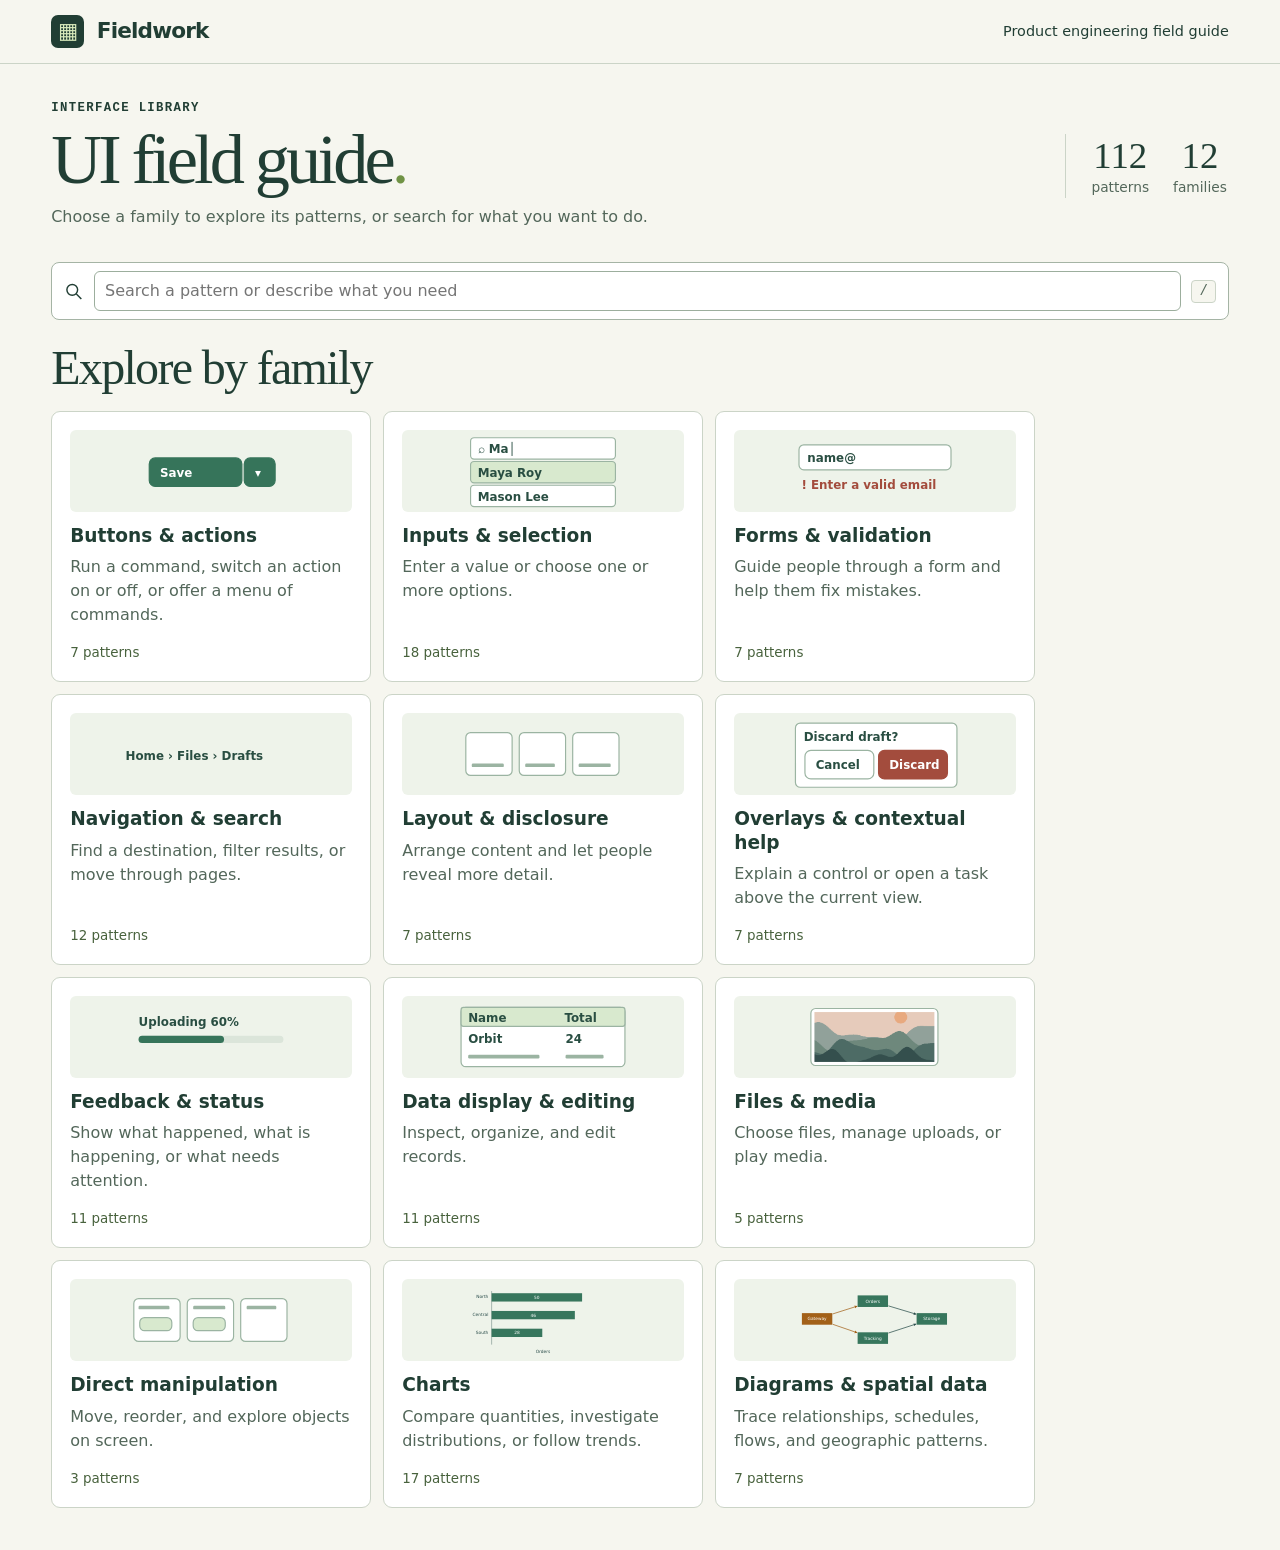
<file: index.html>
<!doctype html>
<html lang="en">
<head>
  <meta charset="utf-8"><meta name="viewport" content="width=device-width,initial-scale=1">
  <meta name="theme-color" content="#f6f6ef">
  <title>Fieldwork · UI field guide</title>
  <link rel="stylesheet" href="style.css">
  <link rel="stylesheet" href="demos/controls.css"><link rel="stylesheet" href="demos/workspace.css">
</head>
<body>
<header class="top"><a href="#home" class="brand"><span class="mark" aria-hidden="true">▦</span> Fieldwork</a><span>Product engineering field guide</span></header>
<main class="page">
  <nav id="trail" aria-label="Breadcrumb"></nav>
  <div class="intro" id="intro"><div><small>INTERFACE LIBRARY</small><h1>UI field guide<span>.</span></h1><p>Choose a family to explore its patterns, or search for what you want to do.</p></div>
    <div class="totals"><b id="total"></b><span>patterns</span><b id="families"></b><span>families</span></div>
  </div>
  <div class="tools"><label class="search"><svg aria-hidden="true" viewBox="0 0 24 24"><circle cx="10" cy="10" r="6.5"/><path d="m15 15 6 6"/></svg><input type="search" id="search" aria-keyshortcuts="/" aria-label="Search by name or business need" placeholder="Search a name or need, e.g. pick a customer by email"><kbd aria-hidden="true">/</kbd></label>
  </div>
  <section id="browse" aria-labelledby="browse-title">
    <h2 id="browse-title" tabindex="-1"></h2><p id="summary" aria-live="polite"></p>
    <div id="directory"></div>
  </section>
  <article id="detail" aria-label="Pattern details" hidden></article>
</main>
<script src="catalog.js"></script><script src="search.js"></script>
<script>const demos = Object.create(null);</script>
<script src="demos/controls.js"></script><script src="demos/workspace.js"></script><script src="demos/charts.js"></script><script src="previews.js"></script><script src="app.js"></script>
</body></html>
</file>
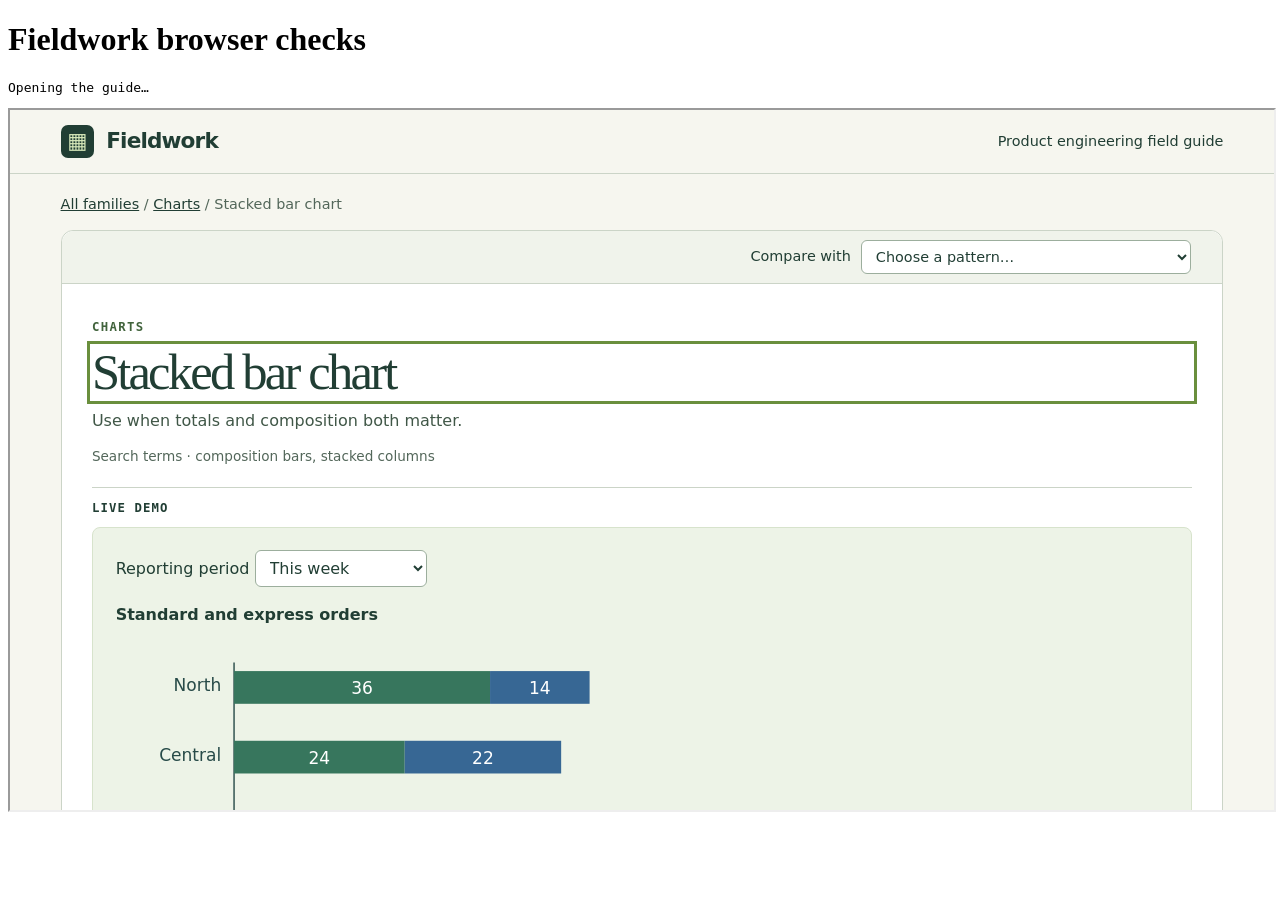
<file: tests/browser.html>
<!doctype html>
<html lang="en"><head><meta charset="utf-8"><title>Fieldwork browser checks</title></head>
<body><h1>Fieldwork browser checks</h1><pre id="report" aria-live="polite">Opening the guide…</pre>
<iframe title="Guide under test" width="100%" height="700" id="guide"></iframe>
<script>
const frame = document.querySelector('#guide');
const report = document.querySelector('#report');
frame.onload = async () => {
  try {
    const doc = frame.contentDocument;
    const win = frame.contentWindow;
    const one = selector => doc.querySelector(selector);
    const check = (condition, message) => {if (!condition) throw Error(message)};
    const visit = async hash => {
      const changed = new Promise(resolve => win.addEventListener('hashchange',resolve,{once:true}));
      win.location.hash=hash; await changed;
    };
    const families = [...doc.querySelectorAll('#directory a')].map(a=>a.hash);
    check(families.length===12 && one('#detail').hidden,'Home family directory');
    const slash = target => target.dispatchEvent(new win.KeyboardEvent('keydown',{key:'/',bubbles:true,cancelable:true}));
    slash(doc.body);
    check(doc.activeElement===one('#search'),'Slash focuses search');
    check(doc.querySelectorAll('#directory .pattern-preview svg').length===12,'Family previews');
    const ids=[];
    for(const family of families){
      await visit(family);
      check(one('#detail').hidden && one('#directory a'),'Family overview');
      check([...doc.querySelectorAll('.directory-card')].every(card=>card.querySelector('.pattern-preview svg')),'Missing preview '+family);
      ids.push(...[...doc.querySelectorAll('#directory .directory-card')].map(a=>a.hash));
    }
    check(new Set(ids).size===112,'All patterns reachable through families');
    for(const id of ids){
      await visit(id);
      check(one('.demo').childElementCount>0,'Empty demo '+id);
    }
    await visit('#button/secondary');
    check(one('#pattern-title').textContent==='Secondary button' && one('.variant-focus'),'Button variant');
    await visit('#home');
    const input=one('#search');
    input.value='kanban'; input.dispatchEvent(new win.Event('input'));
    check(doc.querySelectorAll('#directory .directory-card').length===1,'Single search result');
    for (const width of [1000,260]) {
      frame.style.width=width+'px';
      const expected=Math.min(320,one('#directory').getBoundingClientRect().width);
      check(Math.abs(one('.directory-card').getBoundingClientRect().width-expected)<1,'Single-result width at '+width);
    }
    frame.style.width='';
    input.value='pick a customer by email';
    input.dispatchEvent(new win.Event('input'));
    check(one('#directory a').hash==='#combobox','Search ranking');
    await visit(one('#directory a').hash);
    const field = one('.demo [role=combobox]');
    field.focus(); field.value = 'Sam'; field.dispatchEvent(new win.Event('input'));
    for (const key of ['ArrowDown','Enter']) field.dispatchEvent(new win.KeyboardEvent('keydown',{key,bubbles:true}));
    check(field.value.includes('Sam') && field.value !== 'Sam', 'Keyboard selection');
    slash(field);
    check(doc.activeElement===field && win.location.hash==='#combobox','Typing slash in a field must stay in the demo');
    const compare = one('.compare select');
    compare.value='native-select'; compare.dispatchEvent(new win.Event('change'));
    check(doc.querySelectorAll('.specimen').length === 2 && field.isConnected, 'Comparison replaced the first demo');
    await visit('#home');
    input.value='xyzzyzzz'; input.dispatchEvent(new win.Event('input'));
    check(one('#summary').textContent==='0 matching patterns','Empty search state');
    one('#directory button').click();
    check(doc.querySelectorAll('#directory a').length===12,'Search reset');
    report.textContent='Passed · 112 demos mounted, hash selection, ranking, keyboard selection, comparison, empty state and reset.';
  } catch (error) {report.textContent='Failed · '+error.message;}
};
frame.src='../index.html';
</script></body></html>
</file>
<file: style.css>
:root{color-scheme:light;--ink:#213e34;--muted:#53675a;--line:#cbd4c7;--paper:#f6f6ef;--wash:#edf3e7;--green:#d8eabb}
*{box-sizing:border-box}
body{margin:0;background:var(--paper);color:var(--ink);font:16px/1.5 system-ui,sans-serif}
.page,.top{padding-inline:max(4vw,calc((100vw - 1480px)/2))}
.top{height:64px;display:flex;align-items:center;justify-content:space-between;border-bottom:1px solid var(--line);font-size:.9rem}
.brand{font-size:1.35rem;font-weight:750;color:inherit;text-decoration:none;letter-spacing:-.04em}
.mark{display:inline-grid;place-items:center;background:var(--ink);color:var(--green);width:33px;height:33px;border-radius:7px;margin-right:6px}
.intro{display:flex;align-items:center;justify-content:space-between;gap:22px;padding:30px 0 24px}
small{font:700 .77rem/1.4 ui-monospace,monospace;letter-spacing:.11em}
h1,.specimen h2,#detail>h2{font:normal clamp(2.7rem,5.5vw,5.2rem)/1.04 Georgia,serif;letter-spacing:-.055em;margin:5px 0}
h1 span{color:#709345}.intro p{margin:9px 0;color:var(--muted)}
.totals{display:grid;grid-template: auto auto / repeat(2,1fr);column-gap:22px;color:var(--muted);text-align:center;padding-left:25px;border-left:1px solid var(--line)}
.totals b{grid-row:1;font:normal 2.3rem Georgia,serif;color:var(--ink)}.totals span{grid-row:2;font-size:.86rem}
.tools{display:flex;gap:12px;align-items:stretch;margin-bottom:22px}.search,.family,.compare{display:flex;align-items:center;gap:10px}.search,.family{background:white;border:1px solid #a5b4a5;border-radius:8px;padding:8px 12px}
.search{flex:1}.search svg{width:21px;height:21px;stroke:var(--ink);fill:none;stroke-width:1.75}.search input{background:transparent;width:100%;border:0}.family,.compare{font-size:.9rem}.family select{border:0}
input,select,button,textarea{font:inherit;color:inherit}button,select,summary{cursor:pointer}
button,select,textarea,input:not([type=range]):not([type=radio]):not([type=checkbox]):not([type=color]){border:1px solid #9cae9d;border-radius:6px;background:white;padding:7px 10px;max-width:100%}
.search input[type=search]{border:0}.family select{border:0}.demo textarea{width:100%}
button:hover{border-color:#466747}button:disabled{cursor:default;opacity:.6}
:focus-visible{outline:3px solid #6a8f3d;outline-offset:2px}
.layout{display:grid;grid-template-columns:minmax(215px,25%) minmax(0,1fr);gap:24px;padding-bottom:55px;align-items:start}
.index{border-top:1px solid var(--line);padding-top:10px;position:sticky;top:10px}.index small{display:block;padding:0 10px 8px}
#list{max-height:min(76vh,780px);overflow:auto;scrollbar-width:thin}
#list button{display:block;text-align:left;width:100%;border:0;border-radius:0;border-bottom:1px solid var(--line);background:transparent;padding:10px 12px}
#list button[aria-current=true]{background:var(--green);box-shadow:inset 3px 0 #4f7147}
#list button:hover{background:#e7eedf}#list button b,#list button span{display:block}#list button span{font-size:.81rem;color:var(--muted)}
#detail{background:white;border:1px solid var(--line);border-radius:12px;min-width:0;overflow-wrap:anywhere}
#detail>h2,#detail>p,#detail>button{margin:20px}
.compare{padding:9px clamp(14px,2.5vw,34px);justify-content:flex-end;background:#f0f3eb;border-bottom:1px solid var(--line);border-radius:12px 12px 0 0;flex-wrap:wrap}
.compare select{max-width:70%;min-width:0;font-size:.9rem}
.pair{display:grid;grid-template-columns:minmax(0,1fr)}.comparing{grid-template-columns:repeat(2,minmax(0,1fr))}
.specimen{min-width:0;padding:clamp(16px,2.4vw,34px)}.specimen+.specimen{border-left:1px solid var(--line)}
.eyebrow{text-transform:uppercase;color:#41633c}.specimen h2{font-size:clamp(2.1rem,4vw,3.7rem);margin:8px 0}.specimen h2:focus:not(:focus-visible){outline:none}
.guidance{color:#405747;margin:10px 0}.aliases{font-size:.85rem;color:var(--muted)}
.specimen>section{border-top:1px solid var(--line);margin-top:20px;padding-top:12px}
.specimen>section>h3{font:700 .77rem/1.4 ui-monospace,monospace;text-transform:uppercase;letter-spacing:.09em;margin:0 0 10px}.specimen>section>p{margin:5px 0 12px}
.demo{padding:clamp(12px,1.8vw,24px);background:var(--wash);border:1px solid #d7e3cc;border-radius:8px;min-width:0;overflow:auto}
.demo label,.demo summary{margin:6px 0}.demo output{display:block;margin-top:8px}.demo input,.demo select,.demo audio,.demo img,.demo video{max-width:100%}
.demo [aria-pressed=true],.demo [aria-selected=true]{background:#234b39;color:white}
.demo table{border-collapse:collapse;font-size:.9rem}.demo td,.demo th{text-align:left;border-bottom:1px solid var(--line);padding:5px 8px}
.demo figure{margin:12px 0}.demo dialog{color:var(--ink);max-width:min(90vw,30rem);border:1px solid #90a28f;border-radius:10px}.demo dialog::backdrop{background:#1c392c55}
.prompt button{background:#e6efd9}
@media(max-width:1050px){.comparing{grid-template-columns:minmax(0,1fr)}.specimen+.specimen{border-left:0;border-top:1px solid var(--line)}}
@media(max-width:750px){.top>span,.totals{display:none}.layout{grid-template-columns:minmax(0,1fr);gap:14px}.index{position:static}#list{max-height:170px}.tools{flex-direction:column;gap:6px}.family select{flex:1}.intro{padding:20px 0 10px}.intro p{margin-top:5px}.compare{justify-content:flex-start}}
.comparison-note{padding:12px clamp(14px,2.5vw,34px);margin:0;border-bottom:1px solid var(--line);background:#f8faf3;color:var(--muted)}
[hidden]{display:none!important}
#trail{padding:20px 0 14px;color:var(--muted);font-size:.9rem}#trail a,.variant-links a{color:var(--ink)}
#browse{padding-bottom:42px}#browse-title{font:normal clamp(1.8rem,4vw,3rem)/1.1 Georgia,serif;letter-spacing:-.035em;margin:12px 0}#summary{color:var(--muted);margin:8px 0 18px}#summary:empty{display:none}
#directory{display:flex;flex-wrap:wrap;gap:12px;margin-top:16px}
#directory>.directory-card,#directory>.button-group{flex:0 1 320px;width:320px;max-width:100%;min-width:0}
.directory-card,.button-group{border:1px solid var(--line);border-radius:9px;background:white}
.directory-card{padding:18px;display:flex;flex-direction:column;text-decoration:none;color:var(--ink)}
.directory-card:hover,.directory-card:focus-visible{background:var(--wash);border-color:#80977c}
.directory-card h3{font:600 1.16rem/1.25 system-ui;margin:0}.directory-card p{margin:.5rem 0 1rem;color:var(--muted)}
.directory-card span{margin-top:auto;font-size:.84rem;color:#48623d}
.button-group .directory-card{border:none}.variant-links{display:flex;gap:6px;flex-wrap:wrap;padding:0 16px 14px}.variant-links a{padding:3px 8px;border:1px solid var(--line);border-radius:12px;font-size:.85rem}
#detail{margin-bottom:48px}.variant-focus{outline:3px solid #72913a;outline-offset:2px}
.button-choices{display:grid;grid-template-columns:repeat(auto-fit,minmax(min(100%,220px),1fr));gap:8px}.button-choices h3{grid-column:1/-1}.button-choices a{color:var(--ink);background:var(--wash);border-radius:6px;padding:10px 12px;font-weight:650;text-decoration:none}.button-choices a:hover{text-decoration:underline}.button-choices span{display:block;font-size:.9rem;font-weight:400;color:var(--muted)}
.pattern-preview{display:grid;place-items:center;height:82px;width:100%;margin-bottom:12px;border-radius:6px;background:#eef3ea;overflow:hidden;pointer-events:none}
.pattern-preview svg{display:block;width:100%;height:76px!important;max-width:210px!important}
.button-choices .pattern-preview{background:white;height:64px}.button-choices .pattern-preview svg{height:58px!important}
.search kbd{padding:0 7px;border:1px solid var(--line);border-radius:4px;background:var(--paper);color:var(--muted);font:14px/1.5 monospace}
</file>
<file: demos/controls.css>
.control-demo { position: relative; min-width: 0; }
.control-demo [hidden] { display: none !important; }
.control-demo input, .control-demo textarea, .control-demo select { max-width: 100%; min-width: 0; font: inherit; }
.control-demo textarea { display: block; width: 100%; margin-bottom: .6rem; }
.control-demo fieldset { min-width: 0; margin: 0; }
.control-demo .cd-row, .control-demo .cd-facets, .control-demo .cd-crumb { display: flex; flex-wrap: wrap; align-items: center; gap: .45rem; }
.control-demo nav { padding: .5rem 0; gap: .65rem; }
.control-demo a { color: #285737; }
.control-demo .cd-primary, .control-demo [aria-current="page"]:is(button,a) { background: #234b39; color: white; }
.control-demo .cd-danger { color: #963927; border-color: #ab5445; }
.control-demo .cd-menu { width: fit-content; min-width: 9rem; border: 1px solid #aab9a9; border-radius: .4rem; padding: .3rem; background: white; margin-top: .3rem; }
.control-demo .cd-menu button { display: block; width: 100%; text-align: left; border: 0; }
.control-demo .cd-preview, .control-demo .cd-sample { background: white; padding: .75rem; }
.control-demo .cd-bold { font-weight: bold; }
.control-demo .cd-italic { font-style: italic; }
.control-demo .cd-underline { text-decoration: underline; }
.control-demo .cd-tokens { margin-top: .6rem; }
.control-demo .cd-tokens button { border-radius: 2rem; }
.control-demo .cd-sample { border-left: .7rem solid; }
.control-demo .cd-dual { position: relative; margin: 1rem .4rem; height: 1.75rem; }
.cd-dual span { position: absolute; inset: 45% 0 auto; height: .3rem; background: linear-gradient(to right,#bac5ba var(--low),#395f42 var(--low),#395f42 var(--high),#bac5ba var(--high)); }
.control-demo .cd-dual input { position: absolute; inset: 0; width: 100%; margin: 0; appearance: none; background: transparent; pointer-events: none; }
.cd-dual input::-webkit-slider-thumb { appearance: none; pointer-events: auto; width: 1.15rem; height: 1.15rem; background: #365739; border: 2px solid white; box-shadow: 0 0 0 1px #365739; border-radius: 50%; cursor: grab; }
.cd-dual input::-moz-range-thumb { pointer-events: auto; width: 1rem; height: 1rem; background: #365739; border: 2px solid white; border-radius: 50%; cursor: grab; }
.cd-dual input:last-child { z-index: 2; }
.control-demo .cd-segments label { display: inline-block; cursor: pointer; position: relative; }
.cd-segments input, .control-demo .cd-skip:not(:focus) { position: absolute; width: 1px; height: 1px; padding: 0; clip-path: inset(50%); overflow: hidden; }
.cd-segments span { display: inline-block; border: 1px solid #99ac98; background: white; padding: .35rem .8rem; }
.cd-segments input:checked + span { background: #234b39; color: white; }
.cd-segments input:focus-visible + span { outline: 3px solid #7c912e; }
.control-demo .cd-cards { display: flex; flex-wrap: wrap; padding: 0; gap: .5rem; }
.cd-cards li { list-style: none; border: 1px solid #abbba8; padding: .6rem; background: white; border-radius: .3rem; }
.control-demo .cd-errors { border-left: .25rem solid #963927; background: white; padding: .6rem; }
.control-demo [aria-invalid=true] { border-color: #963927; }
.control-demo .cd-sidebar { display: grid; grid-template-columns: auto 1fr; gap: 1rem; }
.control-demo .cd-sidebar nav { display: grid; align-content: start; }
.cd-sidebar a { padding: .2rem .4rem; }
.control-demo .cd-records { list-style: none; margin: .5rem 0; padding: 0; }
.cd-records li { display: flex; justify-content: space-between; gap: .4rem; flex-wrap: wrap; padding: .4rem 0; border-bottom: 1px solid #cad4c6; }
.control-demo .cd-feed, .control-demo .cd-guide { height: 9rem; overflow-y: auto; background: white; padding: .6rem; }
.control-demo .cd-feed article { padding: .55rem; margin: .25rem 0; }
.control-demo .cd-feed p { margin: .15rem 0; }
.control-demo .cd-facets { gap: 2rem; align-items: start; }
.control-demo .cd-guide > div { min-height: 8.4rem; }
.control-demo .cd-guide h4 { margin-top: .2rem; }
.control-demo .cd-skip:focus { display: block; padding: .25rem; }
.control-demo .options li[aria-selected=true] { color: #203d32; background: #d6e8c4; }
.control-demo label, .control-demo legend { display: block; }
.control-demo fieldset { border: 0; padding: 0; }
.control-demo legend, .control-demo label[for] { font-weight: 650; }
.control-demo .options { list-style: none; margin: 0; padding: 0; background: white; border-radius: .35rem; }
.control-demo .options li { padding: .4rem .55rem; cursor: pointer; }
</file>
<file: demos/workspace.css>
.ws {
  min-width:0;
  color:inherit;
}
.ws [hidden] {
  display:none!important;
}
.ws h4 {
  font-size:1.05rem;
  margin:.3rem 0;
}
.ws p {
  margin:.4rem 0 .75rem;
}
.ws output:empty {
  display:none;
}
.ws button:disabled {
  opacity:.55;
  cursor:default;
}
.ws small {
  text-transform:uppercase;
}
.ws .ws-box,.ws-lane,.ws-shell,.ws-drop,.ws details {
  border:1px solid #bdcbb9;
  background:#fafcf8;
  border-radius:.45rem;
  padding:.75rem;
  min-width:0;
}
.ws details+details {
  margin-top:.35rem;
}
.ws details>summary {
  cursor:pointer;
  font-weight:600;
}
.ws details>p {
  margin:.5rem 0;
}
.ws-row,.ws-steps {
  display:flex;
  align-items:center;
  flex-wrap:wrap;
  gap:.4rem;
  margin:.5rem 0;
}
.ws-stack,.ws-files {
  display:grid;
  gap:.4rem;
}
.ws-cards {
  display:grid;
  grid-template-columns:repeat(auto-fit,minmax(min(8rem,100%),1fr));
  gap:.6rem;
}
.ws-split {
  display:grid;
  grid-template-columns:minmax(0,1fr) minmax(0,1.5fr);
  gap:.6rem;
}
.ws-split button {
  text-align:left;
}
.ws-panes {
  display:grid;
  min-height:8rem;
}
.ws-panes .ws-box {
  overflow:auto;
}
.ws [role=separator] {
  width:12px;
  cursor:col-resize;
  background:linear-gradient(90deg,transparent 4px,#799279 4px 8px,transparent 8px);
  touch-action:none;
}
.ws .ws-shell {
  padding:0;
}
.ws-shell>div {
  padding:.6rem .8rem;
  border-bottom:1px solid #c9d5c6;
}
.ws-shell>div:last-child {
  border-bottom:0;
}
.ws-shell .ws-row {
  margin:0;
}
.ws-shell [role=banner],.ws-shell [role=contentinfo] {
  background:#e2ebdd;
}
.ws-shell [role=contentinfo] {
  font-size:.82rem;
}
.ws-anchor {
  display:inline-flex;
  position:relative;
}
.ws-tip,.ws-toast,.ws-banner {
  background:#234939;
  color:#fff;
  border-radius:.4rem;
  padding:.45rem .7rem;
}
.ws-tip {
  position:absolute;
  z-index:2;
  top:calc(100% + 2px);
  left:0;
  min-width:10rem;
  font-size:.85rem;
}
.ws-pop {
  position:fixed;
  inset:auto;
  margin:0;
  box-sizing:border-box;
  max-width:min(250px,95vw);
  border:1px solid #839981;
  border-radius:.5rem;
  background:#fff;
  padding:1rem;
  color:#203d32;
}
.ws-pop label {
  display:block;
  margin-bottom:.5rem;
}
.ws dialog {
  background:#fafcf8;
  color:#203d32;
  padding:1.25rem;
  max-width:min(90vw,32rem);
}
.ws dialog h3 {
  margin-top:0;
}
.ws .ws-drawer {
  margin:0 0 0 auto;
  min-height:100dvh;
  width:min(24rem,90vw);
  max-height:100dvh;
  border-radius:0;
}
.ws-menu {
  display:grid;
  background:#fff;
  border:1px solid #aebead;
  max-width:max-content;
  padding:.35rem;
  margin-top:.3rem;
}
.ws-menu button {
  text-align:left;
  border:0;
}
.ws-toast {
  margin-top:.5rem;
  width:fit-content;
}
.ws-banner {
  border-radius:0;
}
.ws [role=alert]:not(:empty) {
  background:#fff1ce;
  color:#583c17;
  padding:.6rem;
  margin-top:.5rem;
  border-left:3px solid #a16524;
}
.ws meter,.ws progress {
  width:min(13rem,100%);
  height:1.2rem;
  vertical-align:middle;
  accent-color:#497747;
}
.ws-spinner {
  display:block;
  width:1.7rem;
  height:1.7rem;
  border:.24rem solid #c4d2bf;
  border-top-color:#416849;
  border-radius:50%;
  animation:ws-turn .85s linear infinite;
}
@keyframes ws-turn {
  to {
    transform:rotate(360deg);
  }
}
.ws-skeleton {
  display:grid;
  gap:.6rem;
  width:90%;
}
.ws-skeleton i {
  background:#ced9ca;
  border-radius:.2rem;
  height:.65rem;
}
.ws-skeleton i:first-child {
  width:55%;
}
.ws-skeleton i:last-child {
  width:75%;
}
.ws-badge {
  display:inline-block;
  background:#e2e7e1;
  border:1px solid #b7c0b5;
  border-radius:1rem;
  padding:.1rem .6rem;
  font-size:.82rem;
}
.ws-badge[data-state="1"] {
  background:#f6ebbd;
}
.ws-badge[data-state="2"] {
  background:#d2e9c7;
}
.ws-steps {
  padding:0;
  list-style:none;
  counter-reset:step;
}
.ws-steps li {
  counter-increment:step;
  padding:.3rem .55rem;
  border-bottom:2px solid #b5c4b2;
}
.ws-steps li:before {
  content:counter(step) ". ";
}
.ws-steps [aria-current] {
  border-color:#355c3b;
  font-weight:bold;
}
.ws table {
  width:100%;
  border-collapse:collapse;
  font-size:.9rem;
}
.ws table caption {
  text-align:left;
  font-weight:bold;
  margin:.35rem 0;
}
.ws th,.ws td {
  text-align:left;
  padding:.4rem;
  border-bottom:1px solid #c4d0c1;
  overflow-wrap:anywhere;
}
.ws table button {
  padding:.2rem .35rem;
}
.ws th[aria-sort=ascending] button:after {
  content:' ↑';
}
.ws th[aria-sort=descending] button:after {
  content:' ↓';
}
.ws td input {
  width:100%;
  min-width:0;
}
.ws [role=gridcell],.ws [role=treeitem] {
  cursor:pointer;
}
.ws [role=gridcell]:focus,.ws [role=row]:focus,.ws tbody tr:focus,.ws [role=treeitem]:focus {
  outline:2px solid #65814f;
  outline-offset:-2px;
}
.ws .ws-tree,.ws .ws-tree ul {
  list-style:none;
  padding-left:1rem;
}
.ws .ws-tree {
  padding-left:0;
}
.ws-tree li {
  padding:.35rem;
}
.ws-tree [aria-expanded=false]>span:before {
  content:'▸ ';
}
.ws-tree [aria-expanded=true]>span:before {
  content:'▾ ';
}
.ws-tree [aria-selected=true] {
  font-weight:bold;
}
.ws tr[aria-level="2"] th {
  padding-left:1.5rem;
}
.ws-timeline {
  border-left:2px solid #a8bba4;
  list-style:none;
  padding-left:.75rem;
}
.ws-timeline li {
  margin:.45rem 0;
}
.ws-timeline time {
  font-variant-numeric:tabular-nums;
}
.ws-summary {
  margin:.4rem 0;
}
.ws-summary>div,.ws-task {
  display:flex;
  justify-content:space-between;
  align-items:center;
  flex-wrap:wrap;
  gap:.35rem;
  border-bottom:1px solid #c4d0c1;
  padding:.45rem 0;
}
.ws-summary dt {
  font-weight:600;
}
.ws-summary dd {
  margin:0;
}
.ws pre {
  overflow:auto;
  background:#eef1eb;
  padding:.7rem;
  white-space:pre-wrap;
  overflow-wrap:anywhere;
}
.ws .ws-drop {
  border-style:dashed;
  border-width:2px;
  padding:1rem;
}
.ws .ws-over {
  background:#d6e8c8;
}
.ws input[type=file],.ws audio {
  width:100%;
  max-width:100%;
}
.ws-files {
  list-style:none;
  padding:0;
  overflow-wrap:anywhere;
}
.ws-files progress {
  width:5rem;
}
.ws-print {
  padding:.3rem;
  overflow:hidden;
  text-align:left;
}
.ws-print img,.ws-lightbox img {
  width:100%;
  height:auto;
  display:block;
  border-radius:.25rem;
}
.ws-print span {
  display:block;
  padding:.3rem .2rem;
}
.ws .ws-lightbox {
  width:min(88vw,46rem);
  max-width:46rem;
}
.ws-lightbox form {
  margin:0;
}
.ws-board {
  display:grid;
  grid-template-columns:repeat(auto-fit,minmax(min(9rem,100%),1fr));
  gap:.5rem;
}
.ws-lane {
  padding:.5rem;
  background:#e4ebdf;
}
.ws-lane ol {
  list-style:none;
  padding:0;
  margin:.5rem 0;
  min-height:1.5rem;
}
.ws-lane li {
  cursor:grab;
  margin:.4rem 0;
}
.ws-lane .ws-row {
  margin:.3rem 0;
}
.ws-lane select {
  max-width:100%;
  padding:.3rem;
}
.ws-map {
  height:12rem;
  overflow:hidden;
  border:1px solid #9aaf9a;
  background:#f4f4e9;
  touch-action:none;
  cursor:grab;
  position:relative;
}
.ws-map-sheet {
  position:absolute;
  inset:-40%;
  background-color:#e7eddd;
  background-image:linear-gradient(#b9c8b588 1px,transparent 1px),linear-gradient(90deg,#b9c8b588 1px,transparent 1px);
  background-size:25px 25px;
}
.ws-map-sheet span {
  position:absolute;
  font-size:.85rem;
  background:#f7faf1;
  padding:.12rem .3rem;
  border-radius:.2rem;
}
.ws-map-sheet span:before {
  content:'● ';
  color:#476c43;
}
.ws-map-sheet span:nth-of-type(1) {
  top:33%;
  left:28%;
}
.ws-map-sheet span:nth-of-type(2) {
  top:64%;
  left:48%;
}
.ws-map-sheet span:nth-of-type(3) {
  top:14%;
  left:66%;
}
.ws-route {
  position:absolute;
  left:33%;
  top:47%;
  height:3px;
  width:23%;
  background:#81976d;
  transform:rotate(29deg);
}
@media(prefers-reduced-motion:reduce) {
  .ws-spinner {
    animation:none;
  }
}
</file>
